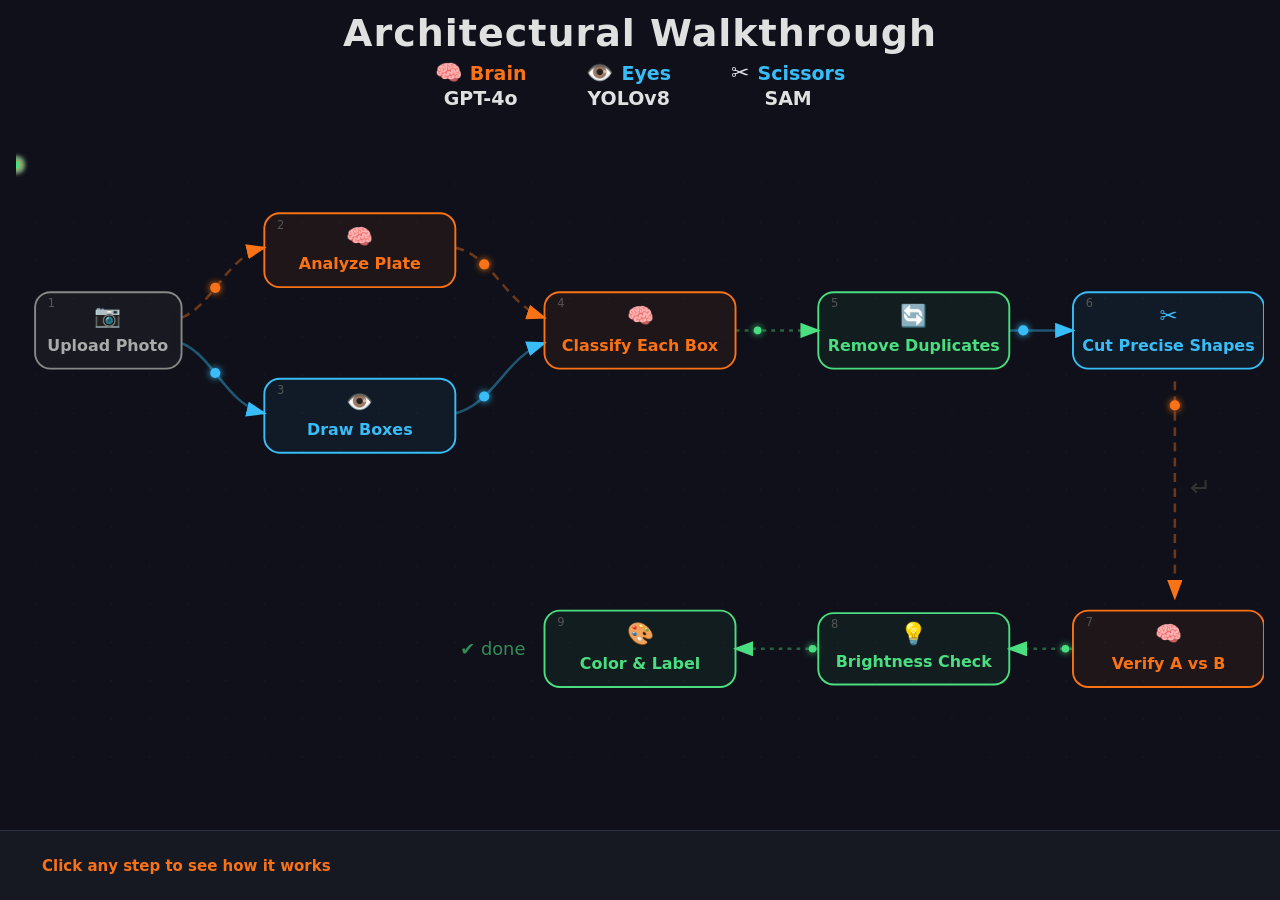
<file: media/webpages/architecture_playground.html>
<!DOCTYPE html>
<html lang="en">
<head>
<meta charset="UTF-8">
<title>Architectural Walkthrough — GPT Bhojan</title>
<style>
*{margin:0;padding:0;box-sizing:border-box}
body{background:#0f1019;color:#e0e0e0;font-family:system-ui,sans-serif;height:100vh;display:flex;flex-direction:column;overflow:hidden}

/* Title — centered, always one line */
#titlewrap{text-align:center;padding:14px 20px 4px;flex-shrink:0}
#titlewrap h1{font-size:38px;font-weight:900;color:#e0e0e0;letter-spacing:1px;line-height:1;white-space:nowrap}

/* Legend — one row, evenly spaced */
#legend{display:flex;justify-content:center;gap:60px;padding:4px 28px 2px;flex-shrink:0}
.legend-item{display:flex;flex-direction:column;align-items:center;gap:2px}
.legend-top{display:flex;align-items:center;gap:8px}
.legend-emoji{font-size:22px}
.legend-name{font-weight:800;font-size:19px}
.legend-model{color:#e0e0e0;font-weight:800;font-size:19px}

/* Controls */

/* SVG canvas */
#canvas{flex:1;display:flex;align-items:center;justify-content:center;padding:0 16px;min-height:0}
#canvas svg{width:100%;height:100%}

/* Node styling */
.node rect{cursor:pointer;transition:stroke-width 0.15s,filter 0.15s}
.node:hover rect{stroke-width:2.8}
.node-emoji{font-size:17px;pointer-events:none}
.node-label{font-size:12.5px;font-weight:700;pointer-events:none}
.step-num{font-size:9px;pointer-events:none;fill:#555}

/* Detail bar */
#detail{background:#161822;border-top:1px solid #2e3140;padding:12px 24px;min-height:70px;display:flex;align-items:center;gap:18px;flex-shrink:0}
#detail .icon{font-size:26px;flex-shrink:0}
#detail .name{color:#f97316;font-weight:700;font-size:15px;min-width:160px;flex-shrink:0}
#detail .desc{color:#bbb;font-size:13px;line-height:1.5;flex:1}
</style>
</head>
<body>

<div id="titlewrap">
  <h1>Architectural Walkthrough</h1>
</div>

<div id="legend">
  <div class="legend-item"><div class="legend-top"><span class="legend-emoji">&#x1F9E0;</span><span class="legend-name" style="color:#f97316">Brain</span></div><span class="legend-model">GPT-4o</span></div>
  <div class="legend-item"><div class="legend-top"><span class="legend-emoji">&#x1F441;&#xFE0F;</span><span class="legend-name" style="color:#38bdf8">Eyes</span></div><span class="legend-model">YOLOv8</span></div>
  <div class="legend-item"><div class="legend-top"><span class="legend-emoji">&#x2702;&#xFE0F;</span><span class="legend-name" style="color:#38bdf8">Scissors</span></div><span class="legend-model">SAM</span></div>
</div>

<div id="canvas">
<svg id="diagram" xmlns="http://www.w3.org/2000/svg" viewBox="0 0 980 480" preserveAspectRatio="xMidYMid meet">
  <defs>
    <!-- Background dot pattern -->
    <pattern id="dots" x="0" y="0" width="30" height="30" patternUnits="userSpaceOnUse">
      <circle cx="15" cy="15" r="0.5" fill="#1a1c2a"/>
    </pattern>

    <!-- Particle glow filter -->
    <filter id="particleGlow" x="-100%" y="-100%" width="300%" height="300%">
      <feGaussianBlur in="SourceGraphic" stdDeviation="3" result="blur"/>
      <feMerge><feMergeNode in="blur"/><feMergeNode in="SourceGraphic"/></feMerge>
    </filter>

    <!-- Node selection glow -->
    <filter id="nodeGlow" x="-20%" y="-20%" width="140%" height="140%">
      <feGaussianBlur in="SourceGraphic" stdDeviation="5" result="blur"/>
      <feMerge><feMergeNode in="blur"/><feMergeNode in="SourceGraphic"/></feMerge>
    </filter>

    <!-- Arrow markers -->
    <marker id="arrowOrange" markerWidth="8" markerHeight="6" refX="7" refY="3" orient="auto">
      <polygon points="0 0, 8 3, 0 6" fill="#f97316"/>
    </marker>
    <marker id="arrowBlue" markerWidth="8" markerHeight="6" refX="7" refY="3" orient="auto">
      <polygon points="0 0, 8 3, 0 6" fill="#38bdf8"/>
    </marker>
    <marker id="arrowGreen" markerWidth="8" markerHeight="6" refX="7" refY="3" orient="auto">
      <polygon points="0 0, 8 3, 0 6" fill="#4ade80"/>
    </marker>
  </defs>

  <!-- Background -->
  <rect width="980" height="480" fill="url(#dots)"/>

  <!-- Row labels -->

  <!-- ═══════════════════════════════════════════════════ -->
  <!-- CONNECTION PATHS — Row 1 (left to right)           -->
  <!-- ═══════════════════════════════════════════════════ -->

  <!-- 1 → 2  Upload → Analyze Plate (orange dashed) -->
  <path id="path-1-2" d="M 130,120 C 155,110 165,72 195,65"
        fill="none" stroke="#f97316" stroke-width="2" stroke-opacity="0.4" stroke-dasharray="7,5"
        marker-end="url(#arrowOrange)"/>

  <!-- 1 → 3  Upload → Draw Boxes (blue solid) -->
  <path id="path-1-3" d="M 130,140 C 155,150 165,188 195,195"
        fill="none" stroke="#38bdf8" stroke-width="2" stroke-opacity="0.4"
        marker-end="url(#arrowBlue)"/>

  <!-- 2 → 4  Analyze → Classify (orange dashed) -->
  <path id="path-2-4" d="M 345,65 C 375,72 385,110 415,120"
        fill="none" stroke="#f97316" stroke-width="2" stroke-opacity="0.4" stroke-dasharray="7,5"
        marker-end="url(#arrowOrange)"/>

  <!-- 3 → 4  Draw Boxes → Classify (blue solid) -->
  <path id="path-3-4" d="M 345,195 C 375,188 385,150 415,140"
        fill="none" stroke="#38bdf8" stroke-width="2" stroke-opacity="0.4"
        marker-end="url(#arrowBlue)"/>

  <!-- 4 → 5  Classify → Dedup (green dotted) -->
  <path id="path-4-5" d="M 565,130 C 590,130 610,130 630,130"
        fill="none" stroke="#4ade80" stroke-width="2" stroke-opacity="0.4" stroke-dasharray="3,4"
        marker-end="url(#arrowGreen)"/>

  <!-- 5 → 6  Dedup → Cut Shapes (blue solid) -->
  <path id="path-5-6" d="M 780,130 C 800,130 815,130 830,130"
        fill="none" stroke="#38bdf8" stroke-width="2" stroke-opacity="0.4"
        marker-end="url(#arrowBlue)"/>

  <!-- ═══════════════════════════════════════════════════ -->
  <!-- CONNECTION PATHS — Turn down + Row 2 (right→left)  -->
  <!-- ═══════════════════════════════════════════════════ -->

  <!-- 6 → 7  Cut Shapes → Verify (orange dashed, curves down) -->
  <path id="path-6-7" d="M 910,170 C 910,220 910,280 910,340"
        fill="none" stroke="#f97316" stroke-width="2" stroke-opacity="0.4" stroke-dasharray="7,5"
        marker-end="url(#arrowOrange)"/>

  <!-- 7 → 8  Verify → Brightness (green dotted, goes left) -->
  <path id="path-7-8" d="M 830,380 C 805,380 790,380 780,380"
        fill="none" stroke="#4ade80" stroke-width="2" stroke-opacity="0.4" stroke-dasharray="3,4"
        marker-end="url(#arrowGreen)"/>

  <!-- 8 → 9  Brightness → Color & Label (green dotted, goes left) -->
  <path id="path-8-9" d="M 630,380 C 605,380 585,380 565,380"
        fill="none" stroke="#4ade80" stroke-width="2" stroke-opacity="0.4" stroke-dasharray="3,4"
        marker-end="url(#arrowGreen)"/>


  <!-- ═══════════════════════════════════════════════════ -->
  <!-- ROW 1 NODES — Detection Phase                      -->
  <!-- ═══════════════════════════════════════════════════ -->

  <!-- Step 1: Upload Photo -->
  <g class="node" data-step="1" onclick="selectStep(1)">
    <rect x="15" y="100" width="115" height="60" rx="12" fill="#88888812" stroke="#888" stroke-width="1.5"/>
    <text class="step-num" x="25" y="112">1</text>
    <text class="node-emoji" x="72" y="124" text-anchor="middle" fill="#aaa">&#x1F4F7;</text>
    <text class="node-label" x="72" y="146" text-anchor="middle" fill="#aaa">Upload Photo</text>
  </g>

  <!-- Step 2: Analyze Plate -->
  <g class="node" data-step="2" onclick="selectStep(2)">
    <rect x="195" y="38" width="150" height="58" rx="12" fill="#f9731610" stroke="#f97316" stroke-width="1.5"/>
    <text class="step-num" x="205" y="50">2</text>
    <text class="node-emoji" x="270" y="62" text-anchor="middle" fill="#f97316">&#x1F9E0;</text>
    <text class="node-label" x="270" y="82" text-anchor="middle" fill="#f97316">Analyze Plate</text>
  </g>

  <!-- Step 3: Draw Boxes -->
  <g class="node" data-step="3" onclick="selectStep(3)">
    <rect x="195" y="168" width="150" height="58" rx="12" fill="#38bdf810" stroke="#38bdf8" stroke-width="1.5"/>
    <text class="step-num" x="205" y="180">3</text>
    <text class="node-emoji" x="270" y="192" text-anchor="middle" fill="#38bdf8">&#x1F441;&#xFE0F;</text>
    <text class="node-label" x="270" y="212" text-anchor="middle" fill="#38bdf8">Draw Boxes</text>
  </g>

  <!-- Step 4: Classify Each Box -->
  <g class="node" data-step="4" onclick="selectStep(4)">
    <rect x="415" y="100" width="150" height="60" rx="12" fill="#f9731610" stroke="#f97316" stroke-width="1.5"/>
    <text class="step-num" x="425" y="112">4</text>
    <text class="node-emoji" x="490" y="124" text-anchor="middle" fill="#f97316">&#x1F9E0;</text>
    <text class="node-label" x="490" y="146" text-anchor="middle" fill="#f97316">Classify Each Box</text>
  </g>

  <!-- Step 5: Remove Duplicates -->
  <g class="node" data-step="5" onclick="selectStep(5)">
    <rect x="630" y="100" width="150" height="60" rx="12" fill="#4ade8010" stroke="#4ade80" stroke-width="1.5"/>
    <text class="step-num" x="640" y="112">5</text>
    <text class="node-emoji" x="705" y="124" text-anchor="middle" fill="#4ade80">&#x1F504;</text>
    <text class="node-label" x="705" y="146" text-anchor="middle" fill="#4ade80" font-size="11.5">Remove Duplicates</text>
  </g>

  <!-- Step 6: Cut Precise Shapes -->
  <g class="node" data-step="6" onclick="selectStep(6)">
    <rect x="830" y="100" width="150" height="60" rx="12" fill="#38bdf810" stroke="#38bdf8" stroke-width="1.5"/>
    <text class="step-num" x="840" y="112">6</text>
    <text class="node-emoji" x="905" y="124" text-anchor="middle" fill="#38bdf8">&#x2702;&#xFE0F;</text>
    <text class="node-label" x="905" y="146" text-anchor="middle" fill="#38bdf8" font-size="11.5">Cut Precise Shapes</text>
  </g>

  <!-- Turn indicator -->
  <text x="930" y="260" font-size="20" fill="#333" text-anchor="middle">&#x21B5;</text>

  <!-- ═══════════════════════════════════════════════════ -->
  <!-- ROW 2 NODES — Refinement Phase (right to left)     -->
  <!-- ═══════════════════════════════════════════════════ -->

  <!-- Step 7: Verify A vs B -->
  <g class="node" data-step="7" onclick="selectStep(7)">
    <rect x="830" y="350" width="150" height="60" rx="12" fill="#f9731610" stroke="#f97316" stroke-width="1.5"/>
    <text class="step-num" x="840" y="362">7</text>
    <text class="node-emoji" x="905" y="374" text-anchor="middle" fill="#f97316">&#x1F9E0;</text>
    <text class="node-label" x="905" y="396" text-anchor="middle" fill="#f97316">Verify A vs B</text>
  </g>

  <!-- Step 8: Brightness Check -->
  <g class="node" data-step="8" onclick="selectStep(8)">
    <rect x="630" y="352" width="150" height="56" rx="12" fill="#4ade8010" stroke="#4ade80" stroke-width="1.5"/>
    <text class="step-num" x="640" y="364">8</text>
    <text class="node-emoji" x="705" y="374" text-anchor="middle" fill="#4ade80">&#x1F4A1;</text>
    <text class="node-label" x="705" y="394" text-anchor="middle" fill="#4ade80" font-size="11.5">Brightness Check</text>
  </g>

  <!-- Step 9: Color & Label -->
  <g class="node" data-step="9" onclick="selectStep(9)">
    <rect x="415" y="350" width="150" height="60" rx="12" fill="#4ade8010" stroke="#4ade80" stroke-width="1.5"/>
    <text class="step-num" x="425" y="362">9</text>
    <text class="node-emoji" x="490" y="374" text-anchor="middle" fill="#4ade80">&#x1F3A8;</text>
    <text class="node-label" x="490" y="396" text-anchor="middle" fill="#4ade80">Color &amp; Label</text>
  </g>

  <!-- Done indicator -->
  <text x="400" y="385" font-size="14" fill="#4ade80" text-anchor="end" opacity="0.6">&#x2714; done</text>


  <!-- ═══════════════════════════════════════════════════ -->
  <!-- ANIMATED PARTICLES                                  -->
  <!-- ═══════════════════════════════════════════════════ -->

  <!-- Particles on path 1→2 (orange) -->
  <circle class="particle" r="4" fill="#f97316" filter="url(#particleGlow)">
    <animateMotion dur="2.5s" repeatCount="indefinite" begin="0s"><mpath href="#path-1-2"/></animateMotion>
  </circle>
  <circle class="particle" r="4" fill="#f97316" filter="url(#particleGlow)">
    <animateMotion dur="2.5s" repeatCount="indefinite" begin="1.25s"><mpath href="#path-1-2"/></animateMotion>
  </circle>

  <!-- Particles on path 1→3 (blue) -->
  <circle class="particle" r="4" fill="#38bdf8" filter="url(#particleGlow)">
    <animateMotion dur="2.5s" repeatCount="indefinite" begin="0s"><mpath href="#path-1-3"/></animateMotion>
  </circle>
  <circle class="particle" r="4" fill="#38bdf8" filter="url(#particleGlow)">
    <animateMotion dur="2.5s" repeatCount="indefinite" begin="1.25s"><mpath href="#path-1-3"/></animateMotion>
  </circle>

  <!-- Particles on path 2→4 (orange) -->
  <circle class="particle" r="4" fill="#f97316" filter="url(#particleGlow)">
    <animateMotion dur="2.5s" repeatCount="indefinite" begin="0.3s"><mpath href="#path-2-4"/></animateMotion>
  </circle>
  <circle class="particle" r="4" fill="#f97316" filter="url(#particleGlow)">
    <animateMotion dur="2.5s" repeatCount="indefinite" begin="1.55s"><mpath href="#path-2-4"/></animateMotion>
  </circle>

  <!-- Particles on path 3→4 (blue) -->
  <circle class="particle" r="4" fill="#38bdf8" filter="url(#particleGlow)">
    <animateMotion dur="2.5s" repeatCount="indefinite" begin="0.3s"><mpath href="#path-3-4"/></animateMotion>
  </circle>
  <circle class="particle" r="4" fill="#38bdf8" filter="url(#particleGlow)">
    <animateMotion dur="2.5s" repeatCount="indefinite" begin="1.55s"><mpath href="#path-3-4"/></animateMotion>
  </circle>

  <!-- Particles on path 4→5 (green) -->
  <circle class="particle" r="3" fill="#4ade80" filter="url(#particleGlow)">
    <animateMotion dur="2s" repeatCount="indefinite" begin="0.5s"><mpath href="#path-4-5"/></animateMotion>
  </circle>
  <circle class="particle" r="3" fill="#4ade80" filter="url(#particleGlow)">
    <animateMotion dur="2s" repeatCount="indefinite" begin="1.5s"><mpath href="#path-4-5"/></animateMotion>
  </circle>

  <!-- Particles on path 5→6 (blue) -->
  <circle class="particle" r="4" fill="#38bdf8" filter="url(#particleGlow)">
    <animateMotion dur="2s" repeatCount="indefinite" begin="0.6s"><mpath href="#path-5-6"/></animateMotion>
  </circle>
  <circle class="particle" r="4" fill="#38bdf8" filter="url(#particleGlow)">
    <animateMotion dur="2s" repeatCount="indefinite" begin="1.6s"><mpath href="#path-5-6"/></animateMotion>
  </circle>

  <!-- Particles on path 6→7 (orange, going down) -->
  <circle class="particle" r="4" fill="#f97316" filter="url(#particleGlow)">
    <animateMotion dur="3s" repeatCount="indefinite" begin="0.7s"><mpath href="#path-6-7"/></animateMotion>
  </circle>
  <circle class="particle" r="4" fill="#f97316" filter="url(#particleGlow)">
    <animateMotion dur="3s" repeatCount="indefinite" begin="2.2s"><mpath href="#path-6-7"/></animateMotion>
  </circle>

  <!-- Particles on path 7→8 (green, going left) -->
  <circle class="particle" r="3" fill="#4ade80" filter="url(#particleGlow)">
    <animateMotion dur="2s" repeatCount="indefinite" begin="0.8s"><mpath href="#path-7-8"/></animateMotion>
  </circle>
  <circle class="particle" r="3" fill="#4ade80" filter="url(#particleGlow)">
    <animateMotion dur="2s" repeatCount="indefinite" begin="1.8s"><mpath href="#path-7-8"/></animateMotion>
  </circle>

  <!-- Particles on path 8→9 (green, going left) -->
  <circle class="particle" r="3" fill="#4ade80" filter="url(#particleGlow)">
    <animateMotion dur="2s" repeatCount="indefinite" begin="0.9s"><mpath href="#path-8-9"/></animateMotion>
  </circle>
  <circle class="particle" r="3" fill="#4ade80" filter="url(#particleGlow)">
    <animateMotion dur="2s" repeatCount="indefinite" begin="1.9s"><mpath href="#path-8-9"/></animateMotion>
  </circle>

</svg>
</div>


<div id="detail">
  <div class="icon" id="d-icon"></div>
  <div class="name" id="d-name">Click any step to see how it works</div>
  <div class="desc" id="d-desc"></div>
</div>

<script>
// ── Step data ──────────────────────────────────────────
const stepData = {
  1: { icon: "\u{1F4F7}", name: "Upload Photo",
       desc: "You upload a photo of your meal. That\u2019s it \u2014 one photo, and the pipeline does the rest." },
  2: { icon: "\u{1F9E0}", name: "Analyze Plate",
       desc: "What\u2019s on this plate, and how good is it for you? The Brain looks at the whole plate in one pass \u2014 names every dish and rates it on five scales: how healthy, how satiating, how bloating, how tasty, and how addictive. No item-by-item work yet; this is the big-picture read." },
  3: { icon: "\u{1F441}\uFE0F", name: "Draw Boxes",
       desc: "Where is everything? The Eyes scan the entire image and draw tight boxes around every object they find. They don\u2019t know what\u2019s food and what isn\u2019t \u2014 a fork, a bowl, and a pile of rice all get boxes. The sorting happens next." },
  4: { icon: "\u{1F9E0}", name: "Classify Each Box",
       desc: "The Eyes found a dozen things \u2014 but which of those are actually food? The Brain examines each box alongside the full plate. It makes a visual judgment: does this box isolate one food item, or is it junk like a fork handle or a plate rim? The Brain also receives the box\u2019s size relative to the whole image \u2014 not as a rule, but as context. A box covering most of the image is obviously just the whole photo again, so those are skipped before the Brain even sees them." },
  5: { icon: "\u{1F504}", name: "Remove Duplicates",
       desc: "Did the Eyes draw two boxes on the same thing? If two boxes share more than half their area and have the same name, keep the tighter one. Two of the same food item in different locations both survive \u2014 only overlapping duplicates on the same item get collapsed. This prevents redundancy." },
  6: { icon: "\u2702\uFE0F", name: "Cut Precise Shapes",
       desc: "Now the Scissors take over. For each surviving box, they trace the exact edges of whatever object is inside \u2014 not a rough rectangle, but a pixel-level outline. The Scissors don\u2019t know what they\u2019re cutting; they\u2019re trained to segment any object you point them at. They analyze the full image once upfront, then produce three candidate outlines per box. The one with the highest confidence score is selected." },
  7: { icon: "\u{1F9E0}", name: "Verify A vs B",
       desc: "The Scissors cut something out \u2014 but did they cut the right thing? Sometimes they trace the bowl instead of the food inside it. So the Brain gets a second opinion: it sees two images side by side \u2014 the cut-out region (A) and everything around it (B), both on black backgrounds. It picks which one is actually the food item. When the Brain says \u201Cwrong cut,\u201D the Scissors don\u2019t redo the entire image \u2014 they only flip their work inside that one box." },
  8: { icon: "\u{1F4A1}", name: "Brightness Check",
       desc: "Is there actually something here? The selected region is checked for visible content \u2014 specifically, at least 100 pixels need to be brighter than a minimum threshold. If the cut-out is too dark, it\u2019s likely not a food item. The item is quietly dropped." },
  9: { icon: "\u{1F3A8}", name: "Color & Label",
       desc: "Food items correctly identified by the Brain, seen by the Eyes, and cut by the Scissors are shown with colorful masks and labels." }
};

// ── Node selection ─────────────────────────────────────
let selectedStep = null;

function selectStep(n) {
  document.querySelectorAll('.node rect').forEach(r => {
    r.setAttribute('stroke-width', '1.5');
    r.removeAttribute('filter');
  });

  selectedStep = n;
  const s = stepData[n];

  const node = document.querySelector('.node[data-step="' + n + '"] rect');
  if (node) {
    node.setAttribute('stroke-width', '3');
    node.setAttribute('filter', 'url(#nodeGlow)');
  }

  document.getElementById('d-icon').textContent = s.icon;
  document.getElementById('d-name').textContent = s.name;
  document.getElementById('d-desc').textContent = s.desc;
}

</script>
</body>
</html>
</file>
